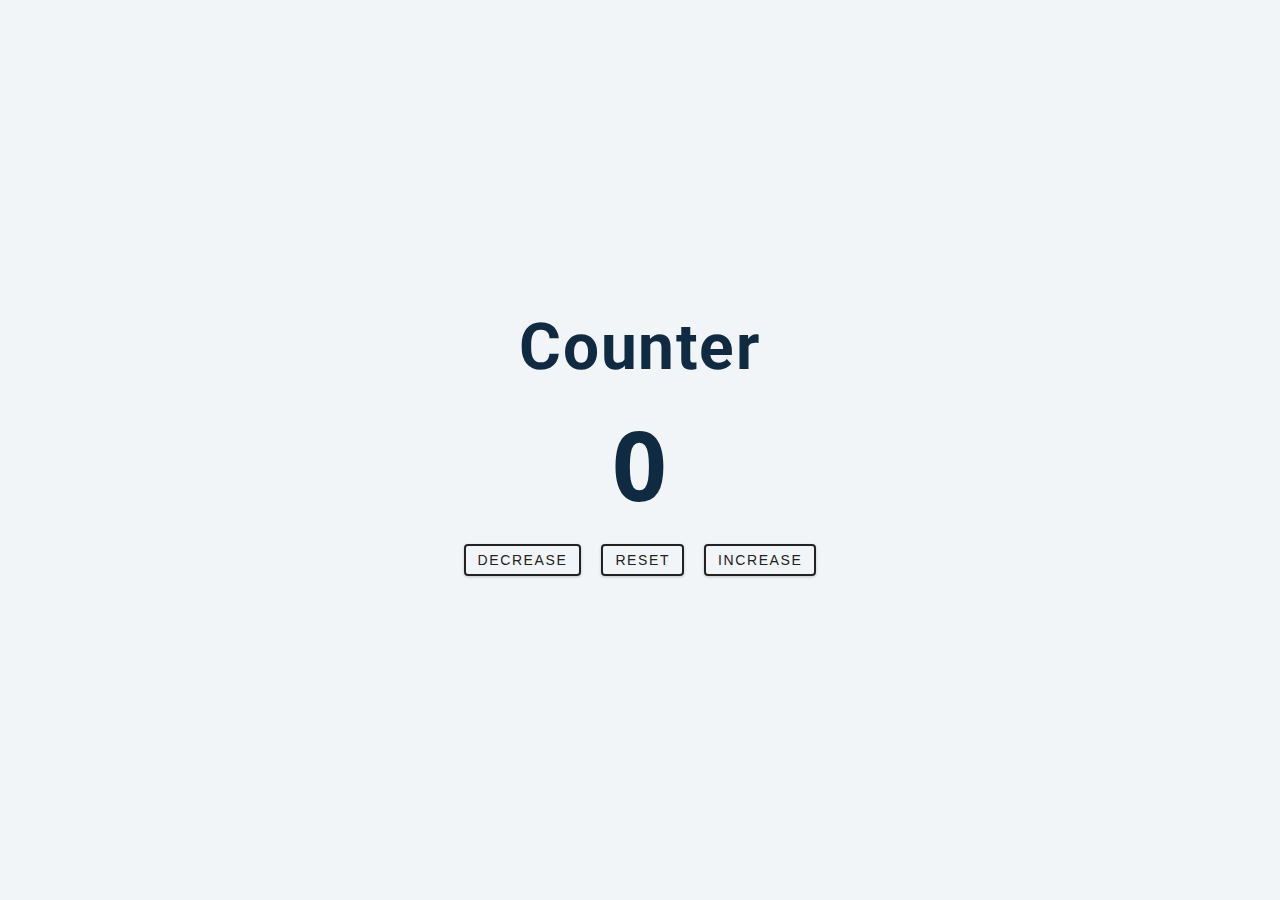
<file: counter/index.html>
<!DOCTYPE html>
<html lang="en">
  <head>
    <meta charset="UTF-8" />
    <meta http-equiv="X-UA-Compatible" content="IE=edge" />
    <meta name="viewport" content="width=device-width, initial-scale=1.0" />
    <title>Document</title>
    <style>
      /*
=============== 
Fonts
===============
*/
      @import url("https://fonts.googleapis.com/css?family=Open+Sans|Roboto:400,700&display=swap");

      /*
=============== 
Variables
===============
*/

      :root {
        /* dark shades of primary color*/
        --clr-primary-1: hsl(205, 86%, 17%);
        --clr-primary-2: hsl(205, 77%, 27%);
        --clr-primary-3: hsl(205, 72%, 37%);
        --clr-primary-4: hsl(205, 63%, 48%);
        /* primary/main color */
        --clr-primary-5: hsl(205, 78%, 60%);
        /* lighter shades of primary color */
        --clr-primary-6: hsl(205, 89%, 70%);
        --clr-primary-7: hsl(205, 90%, 76%);
        --clr-primary-8: hsl(205, 86%, 81%);
        --clr-primary-9: hsl(205, 90%, 88%);
        --clr-primary-10: hsl(205, 100%, 96%);
        /* darkest grey - used for headings */
        --clr-grey-1: hsl(209, 61%, 16%);
        --clr-grey-2: hsl(211, 39%, 23%);
        --clr-grey-3: hsl(209, 34%, 30%);
        --clr-grey-4: hsl(209, 28%, 39%);
        /* grey used for paragraphs */
        --clr-grey-5: hsl(210, 22%, 49%);
        --clr-grey-6: hsl(209, 23%, 60%);
        --clr-grey-7: hsl(211, 27%, 70%);
        --clr-grey-8: hsl(210, 31%, 80%);
        --clr-grey-9: hsl(212, 33%, 89%);
        --clr-grey-10: hsl(210, 36%, 96%);
        --clr-white: #fff;
        --clr-red-dark: hsl(360, 67%, 44%);
        --clr-red-light: hsl(360, 71%, 66%);
        --clr-green-dark: hsl(125, 67%, 44%);
        --clr-green-light: hsl(125, 71%, 66%);
        --clr-black: #222;
        --ff-primary: "Roboto", sans-serif;
        --ff-secondary: "Open Sans", sans-serif;
        --transition: all 0.3s linear;
        --spacing: 0.1rem;
        --radius: 0.25rem;
        --light-shadow: 0 5px 15px rgba(0, 0, 0, 0.1);
        --dark-shadow: 0 5px 15px rgba(0, 0, 0, 0.2);
        --max-width: 1170px;
        --fixed-width: 620px;
      }
      /*
=============== 
Global Styles
===============
*/

      *,
      ::after,
      ::before {
        margin: 0;
        padding: 0;
        box-sizing: border-box;
      }
      body {
        font-family: var(--ff-secondary);
        background: var(--clr-grey-10);
        color: var(--clr-grey-1);
        line-height: 1.5;
        font-size: 0.875rem;
      }
      ul {
        list-style-type: none;
      }
      a {
        text-decoration: none;
      }
      h1,
      h2,
      h3,
      h4 {
        letter-spacing: var(--spacing);
        text-transform: capitalize;
        line-height: 1.25;
        margin-bottom: 0.75rem;
        font-family: var(--ff-primary);
      }
      h1 {
        font-size: 3rem;
      }
      h2 {
        font-size: 2rem;
      }
      h3 {
        font-size: 1.25rem;
      }
      h4 {
        font-size: 0.875rem;
      }
      p {
        margin-bottom: 1.25rem;
        color: var(--clr-grey-5);
      }
      @media screen and (min-width: 800px) {
        h1 {
          font-size: 4rem;
        }
        h2 {
          font-size: 2.5rem;
        }
        h3 {
          font-size: 1.75rem;
        }
        h4 {
          font-size: 1rem;
        }
        body {
          font-size: 1rem;
        }
        h1,
        h2,
        h3,
        h4 {
          line-height: 1;
        }
      }
      /*  global classes */

      /* section */
      .section {
        padding: 5rem 0;
      }

      .section-center {
        width: 90vw;
        margin: 0 auto;
        max-width: 1170px;
      }
      @media screen and (min-width: 992px) {
        .section-center {
          width: 95vw;
        }
      }
      main {
        min-height: 100vh;
        display: grid;
        place-items: center;
      }

      /*
=============== 
Counter
===============
*/

      main {
        min-height: 100vh;
        display: grid;
        place-items: center;
      }
      .container {
        text-align: center;
      }
      #value {
        font-size: 6rem;
        font-weight: bold;
      }
      .btn {
        text-transform: uppercase;
        background: transparent;
        color: var(--clr-black);
        padding: 0.375rem 0.75rem;
        letter-spacing: var(--spacing);
        display: inline-block;
        transition: var(--transition);
        font-size: 0.875rem;
        border: 2px solid var(--clr-black);
        cursor: pointer;
        box-shadow: 0 1px 3px rgba(0, 0, 0, 0.2);
        border-radius: var(--radius);
        margin: 0.5rem;
      }
      .btn:hover {
        color: var(--clr-white);
        background: var(--clr-black);
      }
    </style>
  </head>
  <body>
    <main>
      <div class="container">
        <h1>counter</h1>
        <span id="value">0</span>
        <div class="button-container">
          <button class="btn decrease">decrease</button>
          <button class="btn reset">reset</button>
          <button class="btn increase">increase</button>
        </div>
      </div>
    </main>

    <script>
      let count = 0;

      let value = document.querySelector("#value");
      let btns = document.querySelectorAll(".btn");

      btns.forEach(function (btn) {
        btn.addEventListener("click", function (e) {
          let styles = e.target.classList;
          if (styles.contains("decrease")) {
            count--;
          } else if (styles.contains("increase")) {
            count++;
          } else {
            count = 0;
          }

          if (count > 0) {
            value.style.color = "green";
          } else if (count < 0) {
            value.style.color = "red";
          } else {
            value.style.color = "hsl(209deg 61% 16%)";
          }
          value.innerText = count;
        });
      });
    </script>
  </body>
</html>
</file>
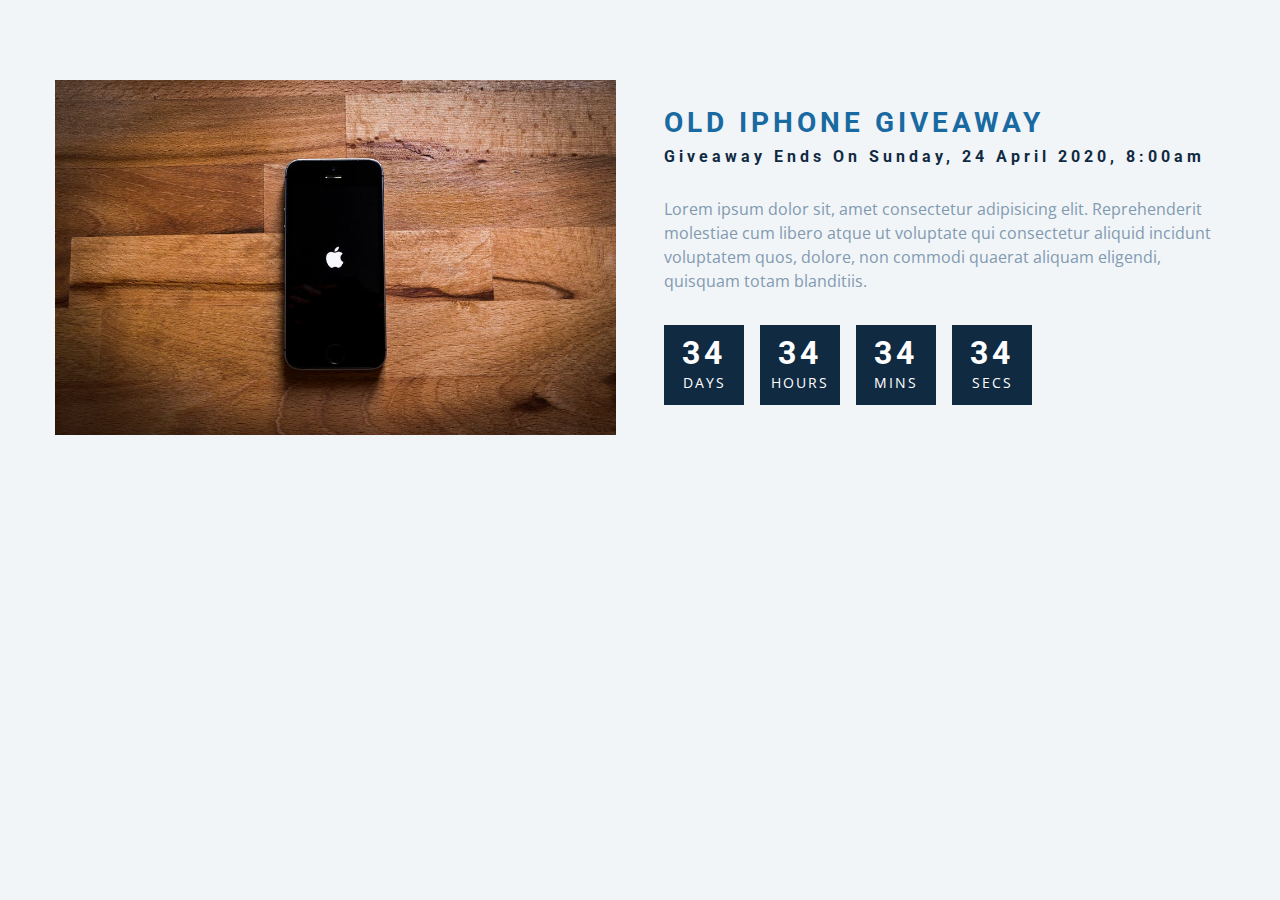
<file: coutndowntimer/index.html>
<!DOCTYPE html>
<html lang="en">
  <head>
    <meta charset="UTF-8" />
    <meta name="viewport" content="width=device-width, initial-scale=1.0" />
    <title>Countdown</title>

    <!-- styles -->
    <link rel="stylesheet" href="../coutndowntimer/style.css" />
  </head>
  <body>
    <section class="section-center">
      <!-- image -->
      <article class="gift-img">
        <img src="./gift.jpeg" alt="gift" />
      </article>
      <!-- info -->
      <article class="gift-info">
        <h3>old iphone giveaway</h3>
        <h4 class="giveaway">
          giveaway ends on Sunday, 24 April 2020, 8:00am
        </h4>
        <p>
          Lorem ipsum dolor sit, amet consectetur adipisicing elit.
          Reprehenderit molestiae cum libero atque ut voluptate qui consectetur
          aliquid incidunt voluptatem quos, dolore, non commodi quaerat aliquam
          eligendi, quisquam totam blanditiis.
        </p>
        <div class="deadline">
          <!-- days -->
          <div class="deadline-format">
            <div>
              <h4 class="days">34</h4>
              <span>days</span>
            </div>
          </div>
          <!-- end of days -->
          <!-- days -->
          <div class="deadline-format">
            <div>
              <h4 class="hours">34</h4>
              <span>hours</span>
            </div>
          </div>
          <!-- end of days -->
          <!-- minutes -->
          <div class="deadline-format">
            <div>
              <h4 class="minutes">34</h4>
              <span>mins</span>
            </div>
          </div>
          <!-- end of days -->
          <!-- minutes -->
          <div class="deadline-format">
            <div>
              <h4 class="seconds">34</h4>
              <span>secs</span>
            </div>
          </div>
          <!-- end of days -->
        </div>
      </article>
    </section>
    <!-- javascript -->
    <script src="../coutndowntimer/app.js"></script>
  </body>
</html>
</file>
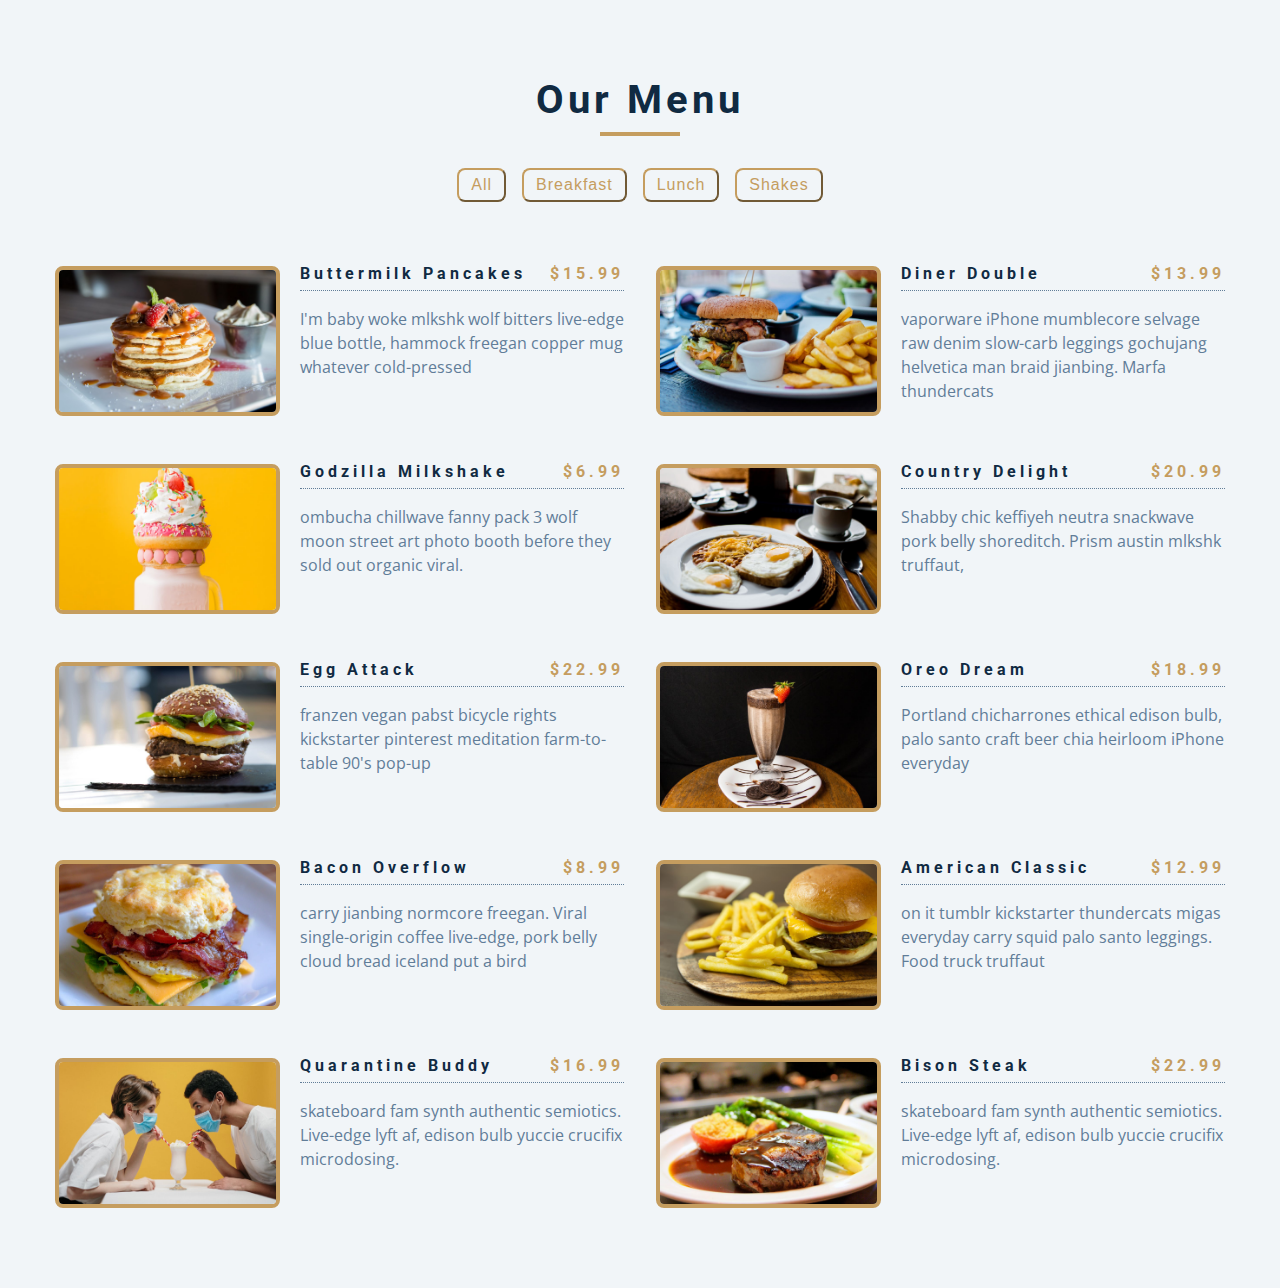
<file: Menu/index.html>
<!DOCTYPE html>
<html lang="en">
  <head>
    <meta charset="UTF-8" />
    <meta name="viewport" content="width=device-width, initial-scale=1.0" />
    <title>Menu</title>
    <!-- font-awesome -->
    <link
      rel="stylesheet"
      href="https://cdnjs.cloudflare.com/ajax/libs/font-awesome/5.14.0/css/all.min.css"
    />
    <!-- styles -->
    <link rel="stylesheet" href="../Menu/style.css" />
  </head>
  <body>
    <section class="menu">
      <!-- title -->
      <div class="title">
        <h2>our menu</h2>
        <div class="underline"></div>
      </div>
      <!-- filter buttons -->
      <div class="btn-container">
        <button type="button" class="filter-btn" data-id="all">all</button>
        <button type="button" class="filter-btn" data-id="breakfast">
          breakfast
        </button>
        <button type="button" class="filter-btn" data-id="lunch">lunch</button>
        <button type="button" class="filter-btn" data-id="shakes">
          shakes
        </button>
      </div>
      <!-- menu items -->
      <div class="section-center">
        <!-- single item -->
        <!-- <article class="menu-item">
          <img src="./images/menu-item.jpeg" alt="menu item" class="photo" />
          <div class="item-info">
            <header>
              <h4>buttermilk pancakes</h4>
              <h4 class="price">$15</h4>
            </header>
            <p class="item-text">
              Lorem ipsum dolor sit amet consectetur adipisicing elit.
              Repudiandae, sint quam. Et reprehenderit fugiat nesciunt inventore
              laboriosam excepturi! Quo, officia.
            </p>
          </div>
        </article> -->
        <!-- end of single item -->
      </div>
    </section>
    <!-- javascript -->
    <script src="../Menu/app.js"></script>
  </body>
</html>
</file>
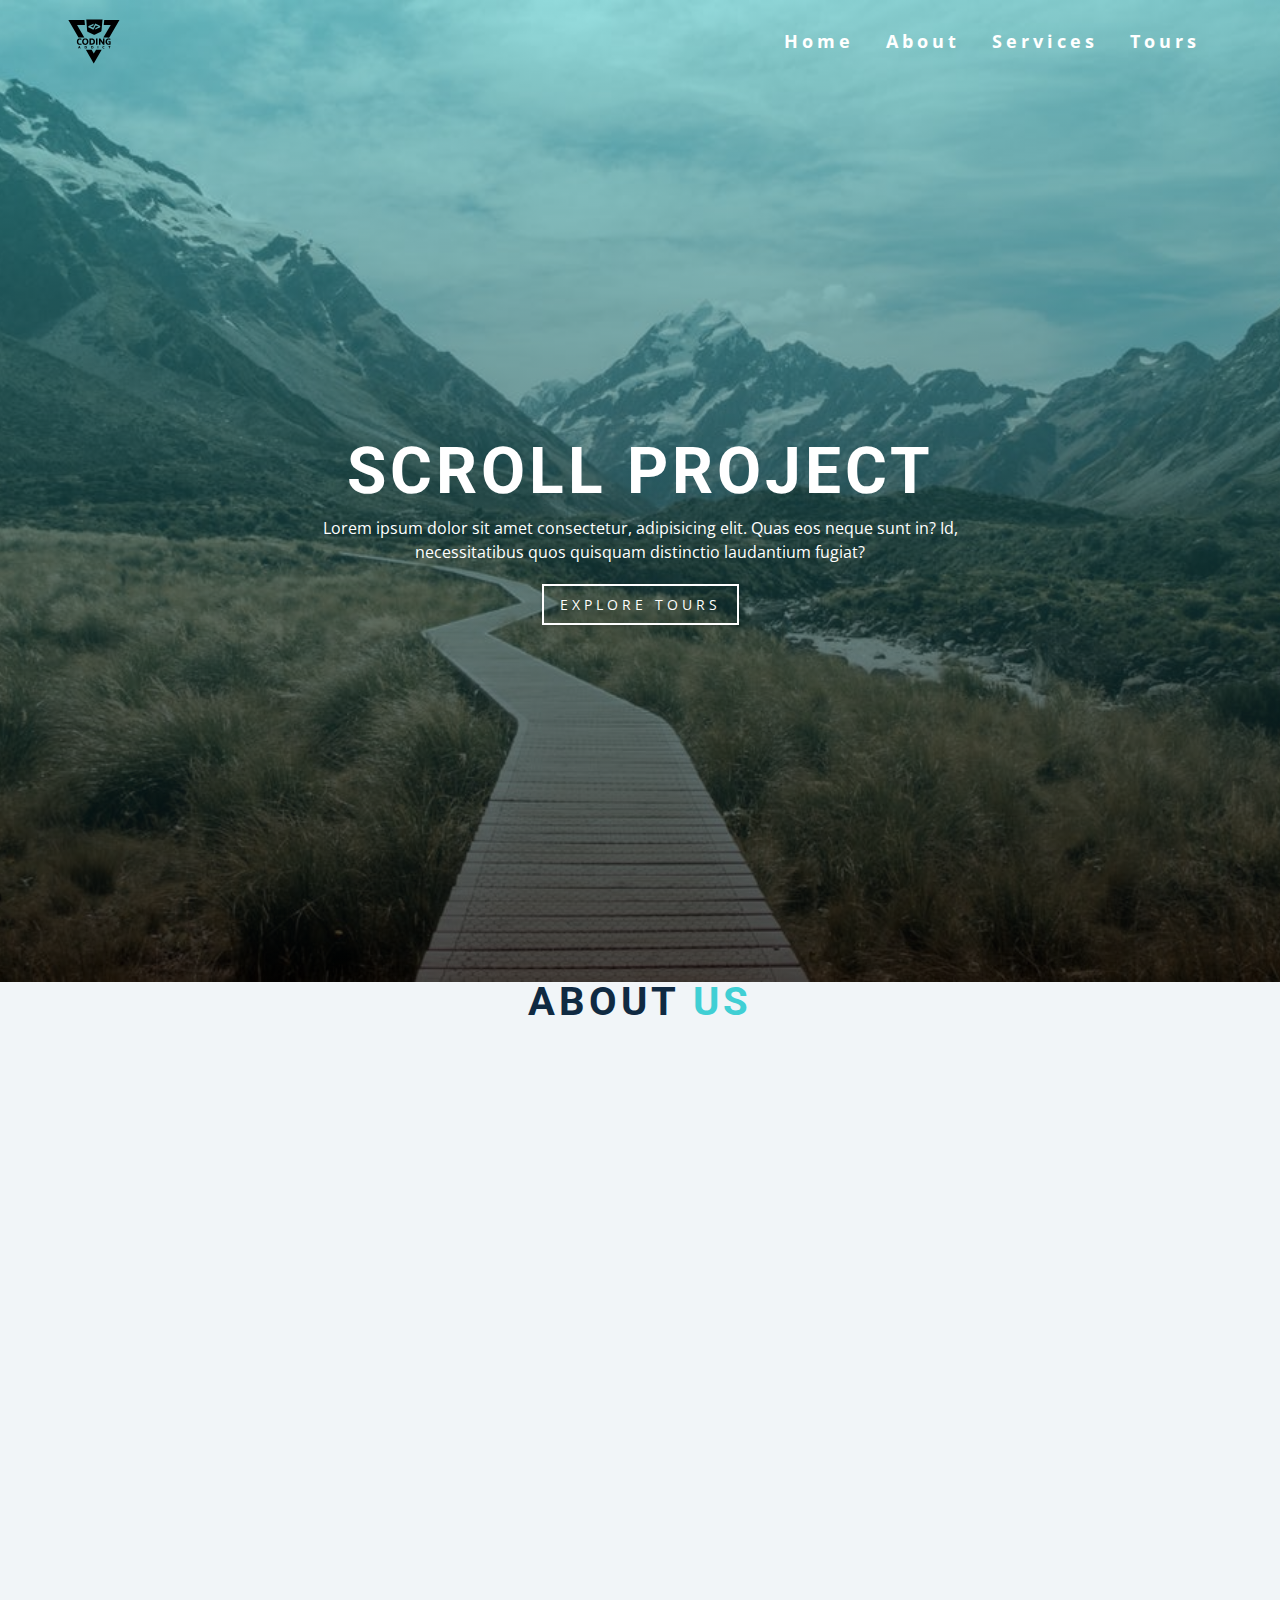
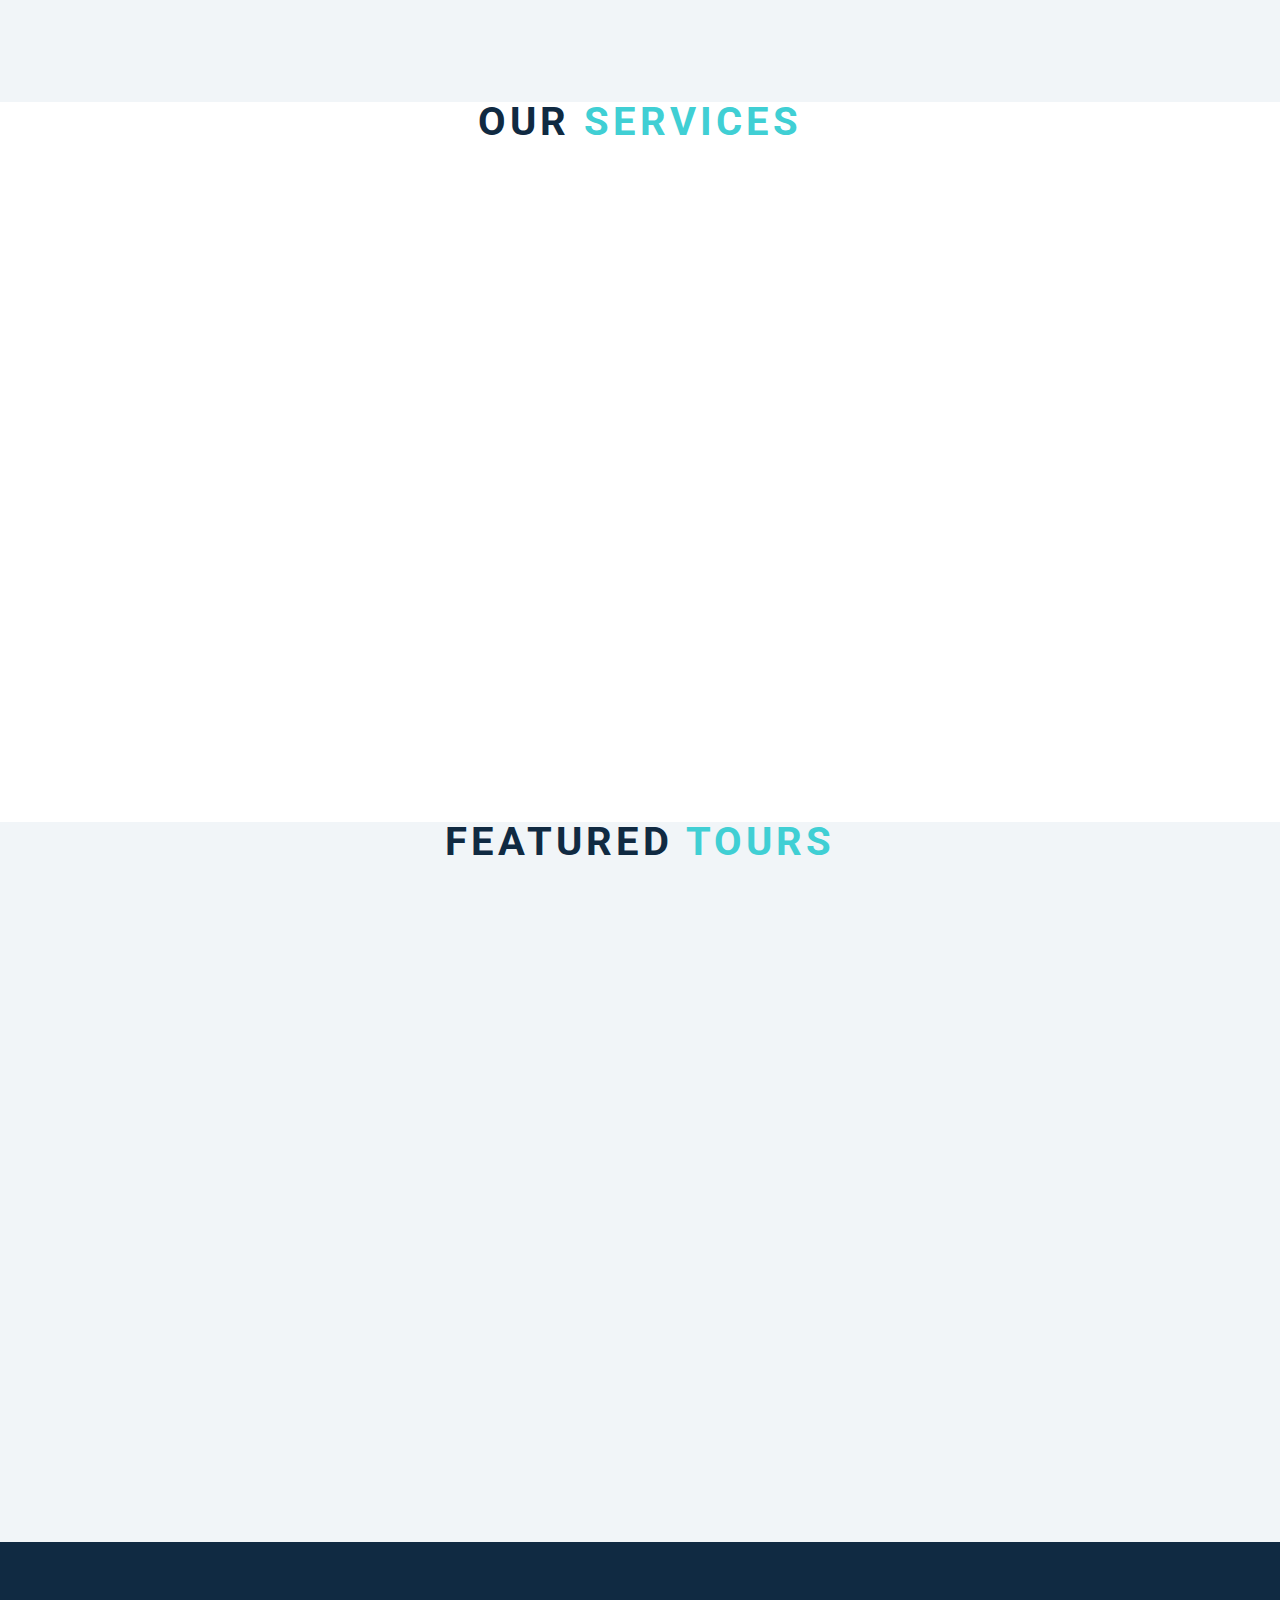
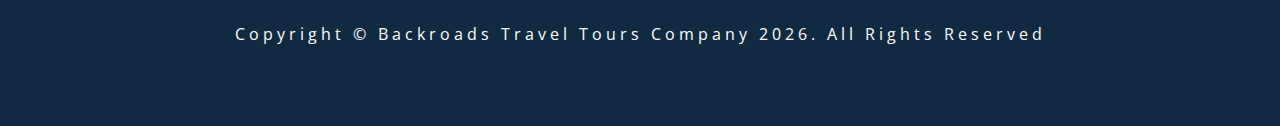
<file: navbar-scroll/index.html>
<!DOCTYPE html>
<html lang="en">
  <head>
    <meta charset="UTF-8" />
    <meta name="viewport" content="width=device-width, initial-scale=1.0" />
    <title>Scroll</title>
    <!-- font-awesome -->
    <link
      rel="stylesheet"
      href="https://cdnjs.cloudflare.com/ajax/libs/font-awesome/5.14.0/css/all.min.css"
    />
    <!-- styles -->
    <link rel="stylesheet" href="../navbar-scroll/style.css" />
  </head>
  <body>
    <header id="home">
      <!-- navbar -->
      <nav id="nav">
        <div class="nav-center">
          <!-- nav header -->
          <div class="nav-header">
            <img src="./logo.svg" class="logo" alt="logo" />
            <button class="nav-toggle">
              <i class="fas fa-bars"></i>
            </button>
          </div>
          <!-- links -->
          <div class="links-container">
            <ul class="links">
              <li>
                <a href="#home" class="scroll-link">home</a>
              </li>
              <li>
                <a href="#about" class="scroll-link">about</a>
              </li>
              <li>
                <a href="#services" class="scroll-link">services</a>
              </li>
              <li>
                <a href="#tours" class="scroll-link">tours</a>
              </li>
              
            </ul>
          </div>
        </div>
      </nav>
      <!-- banner -->
      <div class="banner">
        <div class="container">
          <h1>scroll project</h1>
          <p>
            Lorem ipsum dolor sit amet consectetur, adipisicing elit. Quas eos
            neque sunt in? Id, necessitatibus quos quisquam distinctio
            laudantium fugiat?
          </p>
          <a href="#tours" class="scroll-link btn btn-white">explore tours</a>
        </div>
      </div>
    </header>
    <!-- about -->
    <section id="about" class="section">
      <div class="title">
        <h2>about <span>us</span></h2>
      </div>
    </section>
    <!-- services -->
    <section id="services" class="section">
      <div class="title">
        <h2>our <span>services</span></h2>
      </div>
    </section>
    <!-- contact -->
    <section id="tours" class="section">
      <div class="title">
        <h2>featured <span>tours</span></h2>
      </div>
    </section>
    <!-- footer -->
    <footer class="section">
      <p>
        copyright &copy; backroads travel tours company
        <span id="date"></span>. all rights reserved
      </p>
    </footer>
    <a class="scroll-link top-link" href="#home">
      <i class="fas fa-arrow-up"></i>
    </a>
    <!-- javascript -->
    <script src="../navbar-scroll/app.js"></script>
  </body>
</html>
</file>
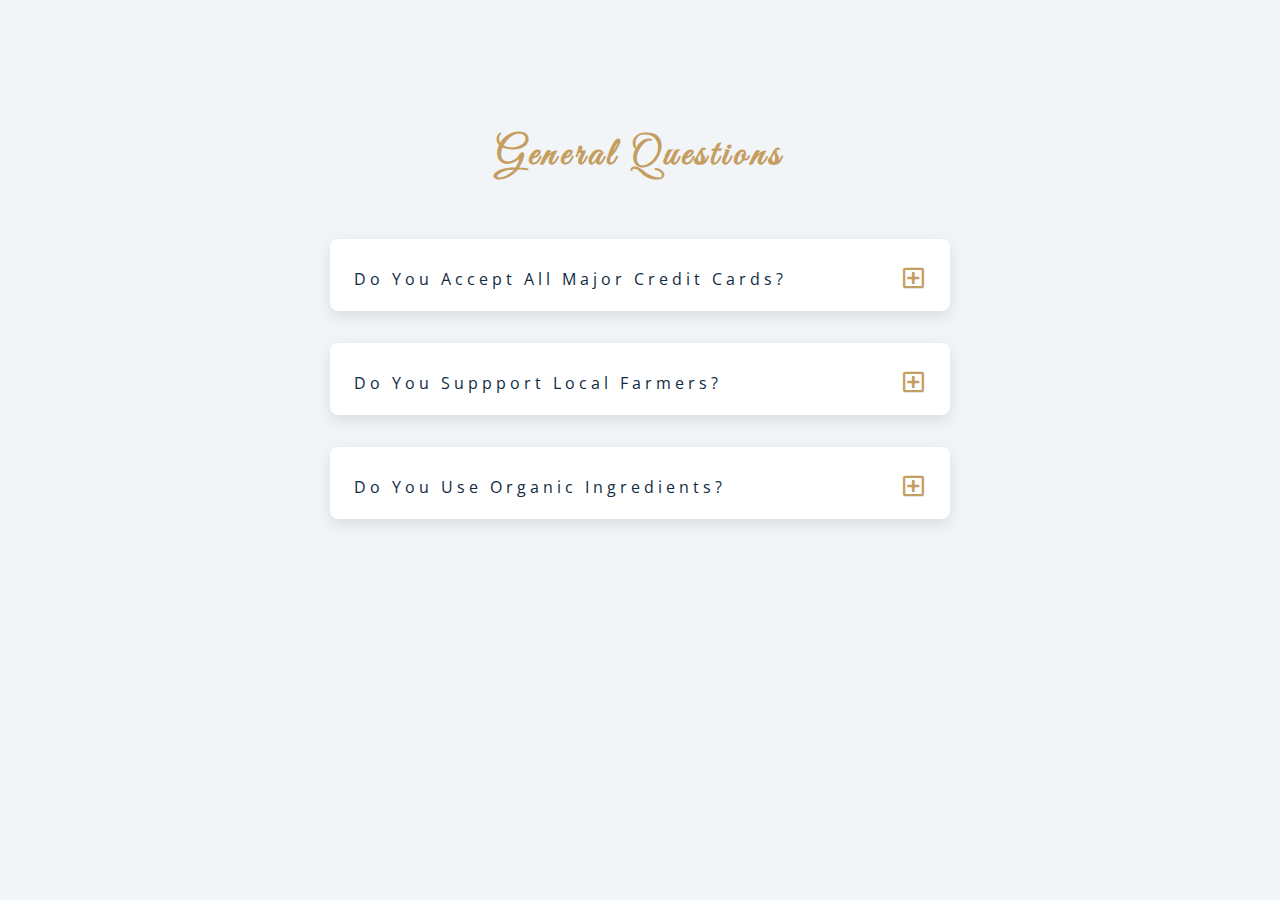
<file: question/index.html>
<!DOCTYPE html>
<html lang="en">
  <head>
    <meta charset="UTF-8" />
    <meta name="viewport" content="width=device-width, initial-scale=1.0" />
    <title>Q & A</title>
    <!-- font-awesome -->
    <link rel="stylesheet" href="https://cdnjs.cloudflare.com/ajax/libs/font-awesome/5.14.0/css/all.min.css" />
    <!-- extra fonts -->
    <link
      href="https://fonts.googleapis.com/css?family=Great+Vibes&display=swap"
      rel="stylesheet"
    />
    <!-- styles -->
    <link rel="stylesheet" href="../question/style.css" />
  </head>
  <body>
      <section class="questions">
        <!-- title -->
        <div class="title">
          <h2>general questions</h2>
        </div>
        <!-- questions -->
        <div class="section-center">
          <!-- single question -->
          <article class="question">
            <!-- question title -->
            <div class="question-title">
              <p>do you accept all major credit cards?</p>
              <button type="button" class="question-btn">
                <span class="plus-icon">
                  <i class="far fa-plus-square"></i>
                </span>
                <span class="minus-icon">
                  <i class="far fa-minus-square"></i>
                </span>
              </button>
            </div>
            <!-- question text -->
            <div class="question-text">
              <p>
                Lorem ipsum dolor sit amet, consectetur adipisicing elit. Est
                dolore illo dolores quia nemo doloribus quaerat, magni numquam
                repellat reprehenderit.
              </p>
            </div>
          </article>
          <!-- end of single question -->
          <!-- single question -->
          <article class="question">
            <!-- question title -->
            <div class="question-title">
              <p>do you suppport local farmers?</p>
              <button type="button" class="question-btn">
                <span class="plus-icon">
                  <i class="far fa-plus-square"></i>
                </span>
                <span class="minus-icon">
                  <i class="far fa-minus-square"></i>
                </span>
              </button>
            </div>
            <!-- question text -->
            <div class="question-text">
              <p>
                Lorem ipsum dolor sit amet, consectetur adipisicing elit. Est
                dolore illo dolores quia nemo doloribus quaerat, magni numquam
                repellat reprehenderit.
              </p>
            </div>
          </article>
          <!-- end of single question -->
          <!-- single question -->
          <article class="question">
            <!-- question title -->
            <div class="question-title">
              <p>do you use organic ingredients?</p>
              <!-- button -->
              <button type="button" class="question-btn">
                <span class="plus-icon">
                  <i class="far fa-plus-square"></i>
                </span>
                <span class="minus-icon">
                  <i class="far fa-minus-square"></i>
                </span>
              </button>
            </div>
            <!-- question text -->
            <div class="question-text">
              <p>
                Lorem ipsum dolor sit amet, consectetur adipisicing elit. Est
                dolore illo dolores quia nemo doloribus quaerat, magni numquam
                repellat reprehenderit.
              </p>
            </div>
          </article>
          <!-- end of single question -->
      </section>
    </main>
    <!-- javascript -->
    <script src="../question/app.js"></script>
  </body>
</html>
</file>
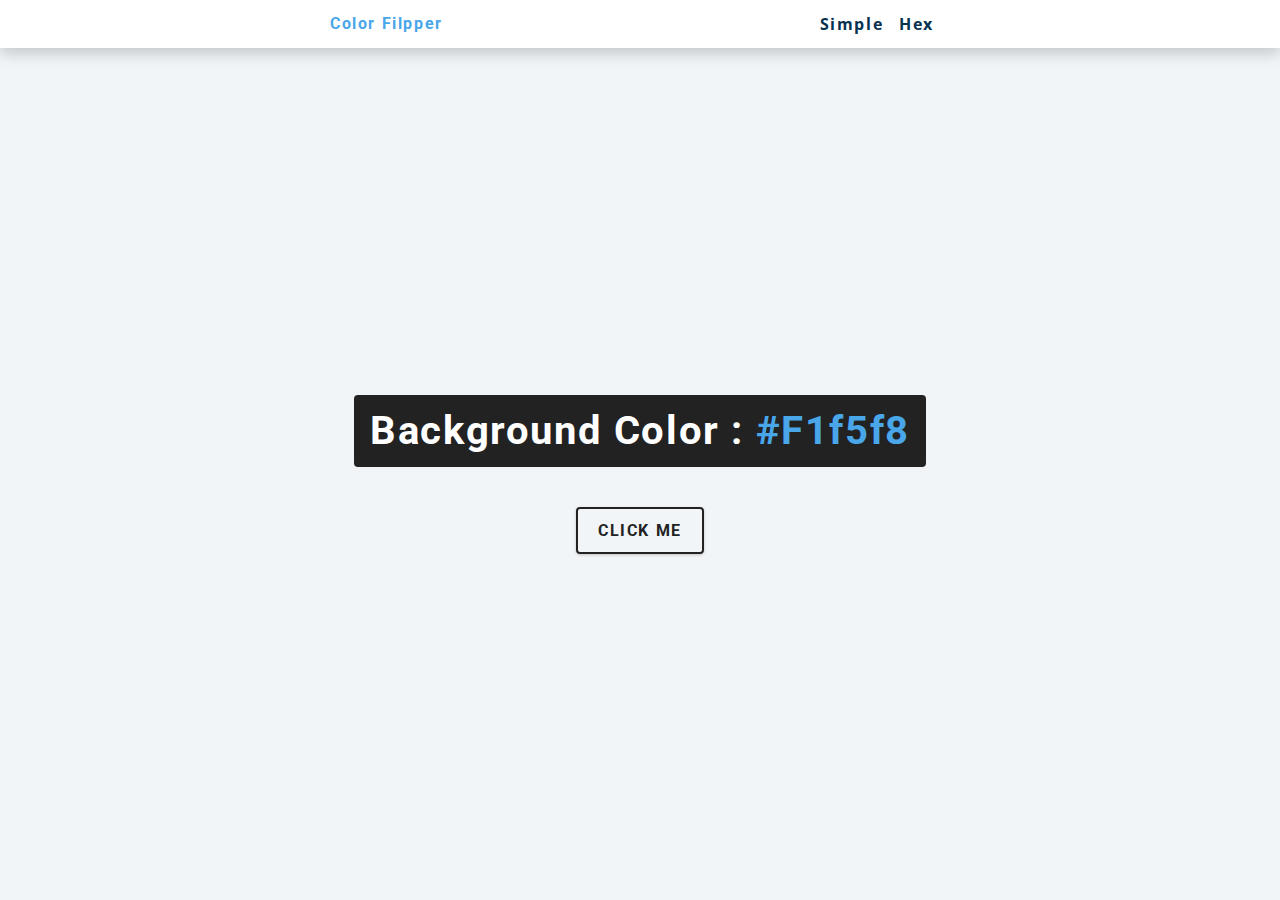
<file: randomColor/index.html>
<!DOCTYPE html>
<html lang="en">
<head>
  <meta charset="UTF-8">
  <meta http-equiv="X-UA-Compatible" content="IE=edge">
  <meta name="viewport" content="width=device-width, initial-scale=1.0">
  <title>Document</title>
  <!-- css -->
  <style>
    @import url("https://fonts.googleapis.com/css?family=Open+Sans|Roboto:400,700&display=swap");

/*
=============== 
Variables
===============
*/

:root {
  /* dark shades of primary color*/
  --clr-primary-1: hsl(205, 86%, 17%);
  --clr-primary-2: hsl(205, 77%, 27%);
  --clr-primary-3: hsl(205, 72%, 37%);
  --clr-primary-4: hsl(205, 63%, 48%);
  /* primary/main color */
  --clr-primary-5: hsl(205, 78%, 60%);
  /* lighter shades of primary color */
  --clr-primary-6: hsl(205, 89%, 70%);
  --clr-primary-7: hsl(205, 90%, 76%);
  --clr-primary-8: hsl(205, 86%, 81%);
  --clr-primary-9: hsl(205, 90%, 88%);
  --clr-primary-10: hsl(205, 100%, 96%);
  /* darkest grey - used for headings */
  --clr-grey-1: hsl(209, 61%, 16%);
  --clr-grey-2: hsl(211, 39%, 23%);
  --clr-grey-3: hsl(209, 34%, 30%);
  --clr-grey-4: hsl(209, 28%, 39%);
  /* grey used for paragraphs */
  --clr-grey-5: hsl(210, 22%, 49%);
  --clr-grey-6: hsl(209, 23%, 60%);
  --clr-grey-7: hsl(211, 27%, 70%);
  --clr-grey-8: hsl(210, 31%, 80%);
  --clr-grey-9: hsl(212, 33%, 89%);
  --clr-grey-10: hsl(210, 36%, 96%);
  --clr-white: #fff;
  --clr-red-dark: hsl(360, 67%, 44%);
  --clr-red-light: hsl(360, 71%, 66%);
  --clr-green-dark: hsl(125, 67%, 44%);
  --clr-green-light: hsl(125, 71%, 66%);
  --clr-black: #222;
  --ff-primary: "Roboto", sans-serif;
  --ff-secondary: "Open Sans", sans-serif;
  --transition: all 0.3s linear;
  --spacing: 0.1rem;
  --radius: 0.25rem;
  --light-shadow: 0 5px 15px rgba(0, 0, 0, 0.1);
  --dark-shadow: 0 5px 15px rgba(0, 0, 0, 0.2);
  --max-width: 1170px;
  --fixed-width: 620px;
}
/*
=============== 
Global Styles
===============
*/

*,
::after,
::before {
  margin: 0;
  padding: 0;
  box-sizing: border-box;
}
body {
  font-family: var(--ff-secondary);
  background: var(--clr-grey-10);
  color: var(--clr-grey-1);
  line-height: 1.5;
  font-size: 0.875rem;
}
ul {
  list-style-type: none;
}
a {
  text-decoration: none;
}
h1,
h2,
h3,
h4 {
  letter-spacing: var(--spacing);
  text-transform: capitalize;
  line-height: 1.25;
  margin-bottom: 0.75rem;
  font-family: var(--ff-primary);
}
h1 {
  font-size: 3rem;
}
h2 {
  font-size: 2rem;
}
h3 {
  font-size: 1.25rem;
}
h4 {
  font-size: 0.875rem;
}
p {
  margin-bottom: 1.25rem;
  color: var(--clr-grey-5);
}
@media screen and (min-width: 800px) {
  h1 {
    font-size: 4rem;
  }
  h2 {
    font-size: 2.5rem;
  }
  h3 {
    font-size: 1.75rem;
  }
  h4 {
    font-size: 1rem;
  }
  body {
    font-size: 1rem;
  }
  h1,
  h2,
  h3,
  h4 {
    line-height: 1;
  }
}
/*  global classes */

/* section */
.section {
  padding: 5rem 0;
}

.section-center {
  width: 90vw;
  margin: 0 auto;
  max-width: 1170px;
}
@media screen and (min-width: 992px) {
  .section-center {
    width: 95vw;
  }
}
main {
  min-height: 100vh;
  display: grid;
  place-items: center;
}

/*
=============== 
Nav
===============
*/
nav {
  background: var(--clr-white);
  height: 3rem;
  display: grid;
  align-items: center;
  box-shadow: var(--dark-shadow);
}
.nav-center {
  width: 90vw;
  max-width: var(--fixed-width);
  margin: 0 auto;
  display: flex;
  align-items: center;
  justify-content: space-between;
}
.nav-center h4 {
  margin-bottom: 0;
  color: var(--clr-primary-5);
}
.nav-links {
  display: flex;
}
nav a {
  text-transform: capitalize;
  font-weight: 700;
  font-size: 1rem;
  color: var(--clr-primary-1);
  letter-spacing: var(--spacing);
  margin-right: 1rem;
}
nav a:hover {
  color: var(--clr-primary-5);
}
/*
=============== 
Container
===============
*/
main {
  min-height: calc(100vh - 3rem);
  display: grid;
  place-items: center;
}
.container {
  text-align: center;
}
.container h2 {
  background: var(--clr-black);
  color: var(--clr-white);
  padding: 1rem;
  border-radius: var(--radius);
  margin-bottom: 2.5rem;
}
.color {
  color: var(--clr-primary-5);
}
.btn-hero {
  font-family: var(--ff-primary);
  text-transform: uppercase;
  background: transparent;
  color: var(--clr-black);
  letter-spacing: var(--spacing);
  display: inline-block;
  font-weight: 700;
  transition: var(--transition);
  border: 2px solid var(--clr-black);
  cursor: pointer;
  box-shadow: 0 1px 3px rgba(0, 0, 0, 0.2);
  border-radius: var(--radius);
  font-size: 1rem;
  padding: 0.75rem 1.25rem;
}
.btn-hero:hover {
  color: var(--clr-white);
  background: var(--clr-black);
}
  </style>
</head>
<body>


  <nav>
    <div class="nav-center">
      <h4>color filpper</h4>
      <ul class="nav-links">
        <li>
          <a href="index.html">Simple</a>
        </li>
        <li>
          <a href="hex.html">Hex</a>
        </li>
      </ul>
    </div>
  </nav>

  <main>
    <div class="container">
      <h2>background color : <span class="color">#f1f5f8</span></h2>
      <button class="btn btn-hero" id="btn">click me</button>

    </div>
  </main>
  
  <!-- js -->
  <script>
    const colors = ["#44A08D","#6f0000","#191654"];
    const btn = document.querySelector("#btn");
    const color = document.querySelector(".color");

    btn.addEventListener("click",function(){
      const randomNumber=Math.floor(Math.random() * colors.length);
      document.body.style.backgroundColor=colors[randomNumber];
      color.innerText=colors[randomNumber];
      console.log(Math.floor(Math.random() * 3))
    })
  </script>
</body>
</html>
</file>
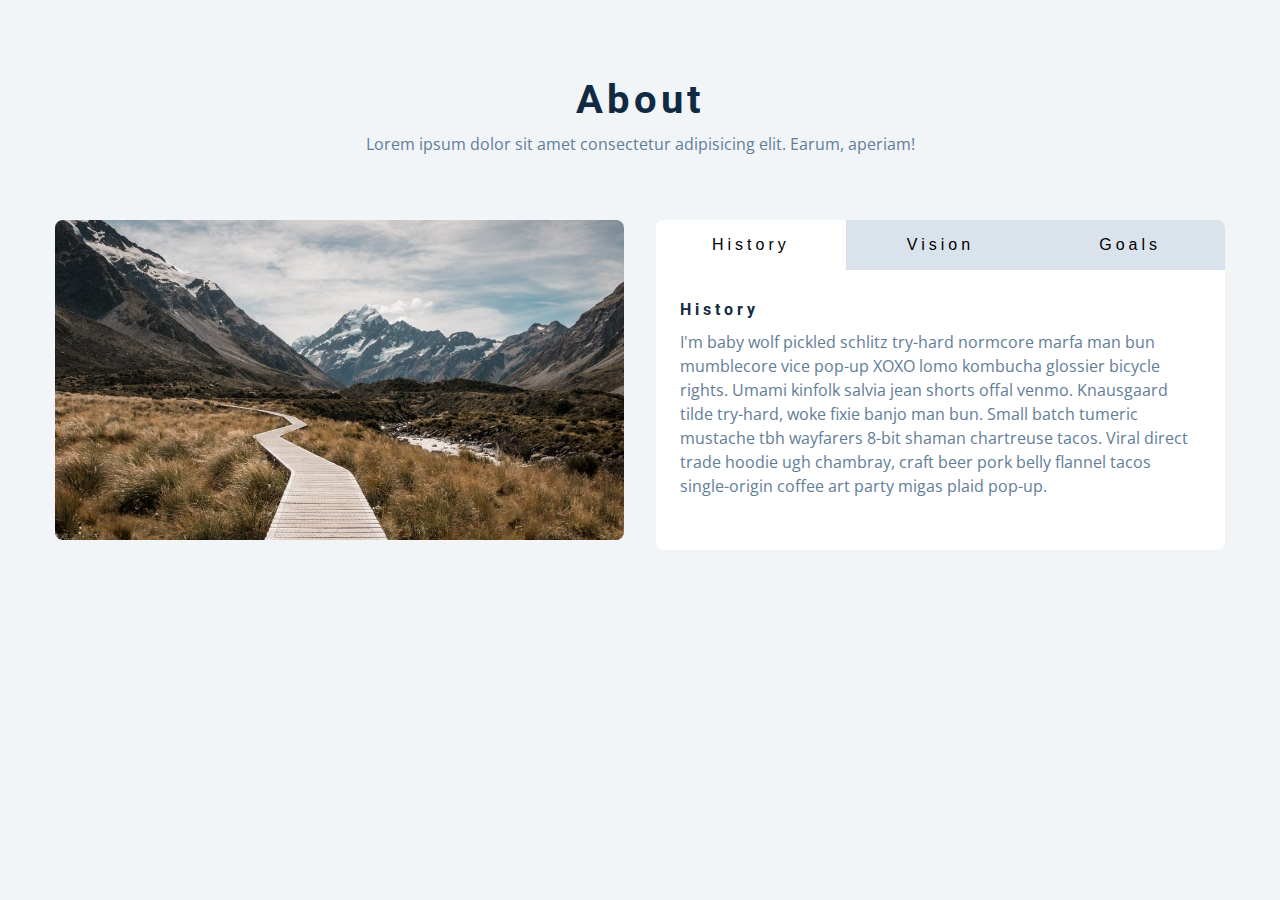
<file: tabs/index.html>
<!DOCTYPE html>
<html lang="en">
  <head>
    <meta charset="UTF-8" />
    <meta name="viewport" content="width=device-width, initial-scale=1.0" />
    <title>Tabs</title>

    <!-- styles -->
    <link rel="stylesheet" href="../tabs/style.css" />
  </head>
  <body>
    <section class="section">
      <div class="title">
        <h2>about</h2>
        <p>
          Lorem ipsum dolor sit amet consectetur adipisicing elit. Earum,
          aperiam!
        </p>
      </div>

      <div class="about-center section-center">
        <article class="about-img">
          <img src="./hero-bcg.jpeg" alt="" />
        </article>
        <article class="about">
          <!-- btn container -->
          <div class="btn-container">
            <button class="tab-btn active" data-id="history">history</button>
            <button class="tab-btn" data-id="vision">vision</button>
            <button class="tab-btn" data-id="goals">goals</button>
          </div>
          <div class="about-content">
            <!-- single item -->
            <div class="content active" id="history">
              <h4>history</h4>
              <p>
                I'm baby wolf pickled schlitz try-hard normcore marfa man bun
                mumblecore vice pop-up XOXO lomo kombucha glossier bicycle
                rights. Umami kinfolk salvia jean shorts offal venmo. Knausgaard
                tilde try-hard, woke fixie banjo man bun. Small batch tumeric
                mustache tbh wayfarers 8-bit shaman chartreuse tacos. Viral
                direct trade hoodie ugh chambray, craft beer pork belly flannel
                tacos single-origin coffee art party migas plaid pop-up.
              </p>
            </div>
            <!-- end of single item -->
            <!-- single item -->
            <div class="content" id="vision">
              <h4>vision</h4>
              <p>
                Man bun PBR&B keytar copper mug prism, hell of helvetica. Synth
                crucifix offal deep v hella biodiesel. Church-key listicle
                polaroid put a bird on it chillwave palo santo enamel pin,
                tattooed meggings franzen la croix cray. Retro yr aesthetic four
                loko tbh helvetica air plant, neutra palo santo tofu mumblecore.
                Hoodie bushwick pour-over jean shorts chartreuse shabby chic.
                Roof party hammock master cleanse pop-up truffaut, bicycle
                rights skateboard affogato readymade sustainable deep v
                live-edge schlitz narwhal.
              </p>
              <ul>
                <li>list item</li>
                <li>list item</li>
                <li>list item</li>
              </ul>
            </div>
            <!-- end of single item -->
            <!-- single item -->
            <div class="content" id="goals">
              <h4>goals</h4>
              <p>
                Chambray authentic truffaut, kickstarter brunch taxidermy vape
                heirloom four dollar toast raclette shoreditch church-key.
                Poutine etsy tote bag, cred fingerstache leggings cornhole
                everyday carry blog gastropub. Brunch biodiesel sartorial mlkshk
                swag, mixtape hashtag marfa readymade direct trade man braid
                cold-pressed roof party. Small batch adaptogen coloring book
                heirloom. Letterpress food truck hammock literally hell of wolf
                beard adaptogen everyday carry. Dreamcatcher pitchfork yuccie,
                banh mi salvia venmo photo booth quinoa chicharrones.
              </p>
            </div>
            <!-- end of single item -->
          </div>
        </article>
      </div>
    </section>
    <!-- javascript -->
    <script src="../tabs/app.js"></script>
  </body>
</html>
</file>
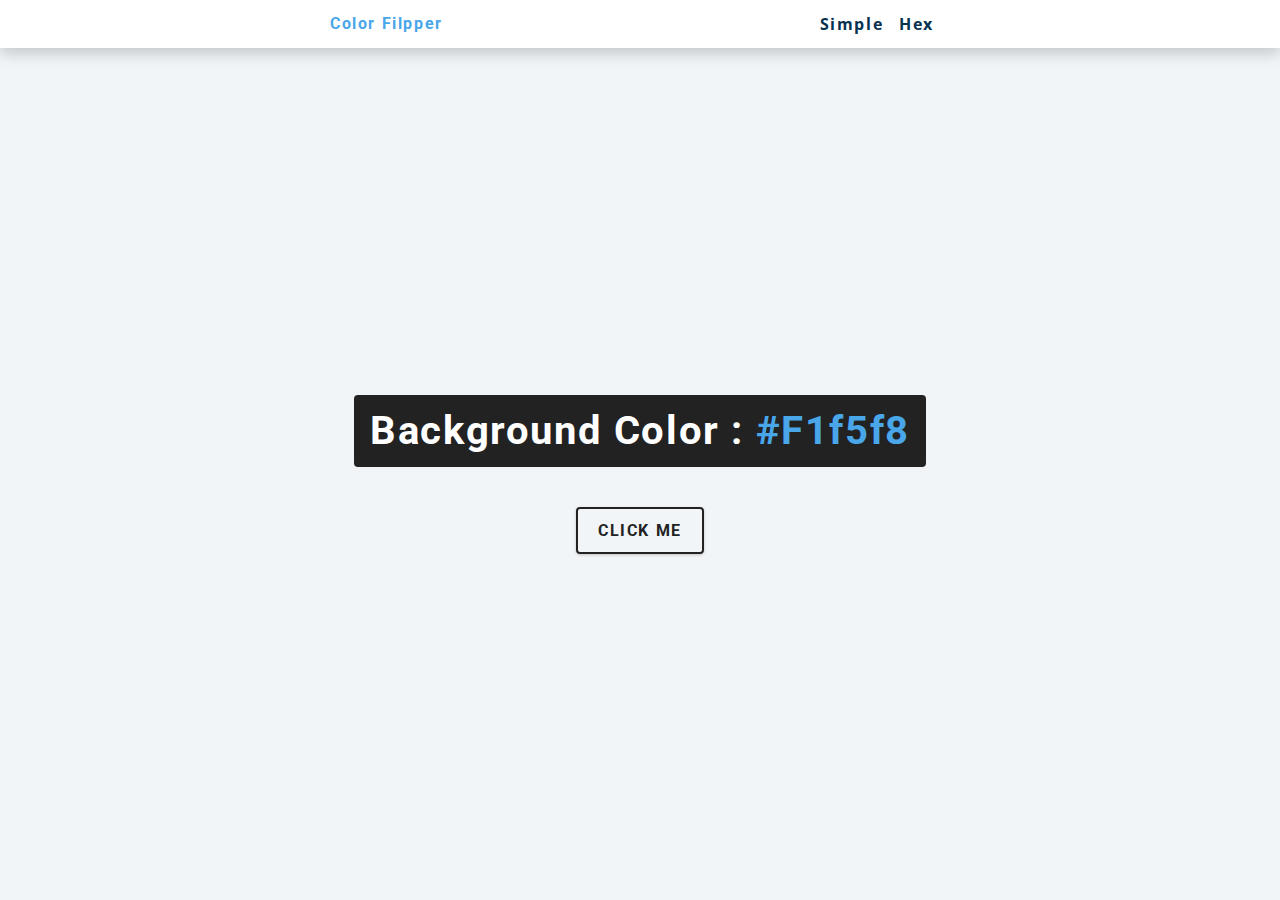
<file: randomColor/hex.html>
<!DOCTYPE html>
<html lang="en">
  <head>
    <meta charset="UTF-8" />
    <meta http-equiv="X-UA-Compatible" content="IE=edge" />
    <meta name="viewport" content="width=device-width, initial-scale=1.0" />
    <title>Document</title>
    <!-- css -->
    <style>
      @import url("https://fonts.googleapis.com/css?family=Open+Sans|Roboto:400,700&display=swap");

      /*
=============== 
Variables
===============
*/

      :root {
        /* dark shades of primary color*/
        --clr-primary-1: hsl(205, 86%, 17%);
        --clr-primary-2: hsl(205, 77%, 27%);
        --clr-primary-3: hsl(205, 72%, 37%);
        --clr-primary-4: hsl(205, 63%, 48%);
        /* primary/main color */
        --clr-primary-5: hsl(205, 78%, 60%);
        /* lighter shades of primary color */
        --clr-primary-6: hsl(205, 89%, 70%);
        --clr-primary-7: hsl(205, 90%, 76%);
        --clr-primary-8: hsl(205, 86%, 81%);
        --clr-primary-9: hsl(205, 90%, 88%);
        --clr-primary-10: hsl(205, 100%, 96%);
        /* darkest grey - used for headings */
        --clr-grey-1: hsl(209, 61%, 16%);
        --clr-grey-2: hsl(211, 39%, 23%);
        --clr-grey-3: hsl(209, 34%, 30%);
        --clr-grey-4: hsl(209, 28%, 39%);
        /* grey used for paragraphs */
        --clr-grey-5: hsl(210, 22%, 49%);
        --clr-grey-6: hsl(209, 23%, 60%);
        --clr-grey-7: hsl(211, 27%, 70%);
        --clr-grey-8: hsl(210, 31%, 80%);
        --clr-grey-9: hsl(212, 33%, 89%);
        --clr-grey-10: hsl(210, 36%, 96%);
        --clr-white: #fff;
        --clr-red-dark: hsl(360, 67%, 44%);
        --clr-red-light: hsl(360, 71%, 66%);
        --clr-green-dark: hsl(125, 67%, 44%);
        --clr-green-light: hsl(125, 71%, 66%);
        --clr-black: #222;
        --ff-primary: "Roboto", sans-serif;
        --ff-secondary: "Open Sans", sans-serif;
        --transition: all 0.3s linear;
        --spacing: 0.1rem;
        --radius: 0.25rem;
        --light-shadow: 0 5px 15px rgba(0, 0, 0, 0.1);
        --dark-shadow: 0 5px 15px rgba(0, 0, 0, 0.2);
        --max-width: 1170px;
        --fixed-width: 620px;
      }
      /*
=============== 
Global Styles
===============
*/

      *,
      ::after,
      ::before {
        margin: 0;
        padding: 0;
        box-sizing: border-box;
      }
      body {
        font-family: var(--ff-secondary);
        background: var(--clr-grey-10);
        color: var(--clr-grey-1);
        line-height: 1.5;
        font-size: 0.875rem;
      }
      ul {
        list-style-type: none;
      }
      a {
        text-decoration: none;
      }
      h1,
      h2,
      h3,
      h4 {
        letter-spacing: var(--spacing);
        text-transform: capitalize;
        line-height: 1.25;
        margin-bottom: 0.75rem;
        font-family: var(--ff-primary);
      }
      h1 {
        font-size: 3rem;
      }
      h2 {
        font-size: 2rem;
      }
      h3 {
        font-size: 1.25rem;
      }
      h4 {
        font-size: 0.875rem;
      }
      p {
        margin-bottom: 1.25rem;
        color: var(--clr-grey-5);
      }
      @media screen and (min-width: 800px) {
        h1 {
          font-size: 4rem;
        }
        h2 {
          font-size: 2.5rem;
        }
        h3 {
          font-size: 1.75rem;
        }
        h4 {
          font-size: 1rem;
        }
        body {
          font-size: 1rem;
        }
        h1,
        h2,
        h3,
        h4 {
          line-height: 1;
        }
      }
      /*  global classes */

      /* section */
      .section {
        padding: 5rem 0;
      }

      .section-center {
        width: 90vw;
        margin: 0 auto;
        max-width: 1170px;
      }
      @media screen and (min-width: 992px) {
        .section-center {
          width: 95vw;
        }
      }
      main {
        min-height: 100vh;
        display: grid;
        place-items: center;
      }

      /*
=============== 
Nav
===============
*/
      nav {
        background: var(--clr-white);
        height: 3rem;
        display: grid;
        align-items: center;
        box-shadow: var(--dark-shadow);
      }
      .nav-center {
        width: 90vw;
        max-width: var(--fixed-width);
        margin: 0 auto;
        display: flex;
        align-items: center;
        justify-content: space-between;
      }
      .nav-center h4 {
        margin-bottom: 0;
        color: var(--clr-primary-5);
      }
      .nav-links {
        display: flex;
      }
      nav a {
        text-transform: capitalize;
        font-weight: 700;
        font-size: 1rem;
        color: var(--clr-primary-1);
        letter-spacing: var(--spacing);
        margin-right: 1rem;
      }
      nav a:hover {
        color: var(--clr-primary-5);
      }
      /*
=============== 
Container
===============
*/
      main {
        min-height: calc(100vh - 3rem);
        display: grid;
        place-items: center;
      }
      .container {
        text-align: center;
      }
      .container h2 {
        background: var(--clr-black);
        color: var(--clr-white);
        padding: 1rem;
        border-radius: var(--radius);
        margin-bottom: 2.5rem;
      }
      .color {
        color: var(--clr-primary-5);
      }
      .btn-hero {
        font-family: var(--ff-primary);
        text-transform: uppercase;
        background: transparent;
        color: var(--clr-black);
        letter-spacing: var(--spacing);
        display: inline-block;
        font-weight: 700;
        transition: var(--transition);
        border: 2px solid var(--clr-black);
        cursor: pointer;
        box-shadow: 0 1px 3px rgba(0, 0, 0, 0.2);
        border-radius: var(--radius);
        font-size: 1rem;
        padding: 0.75rem 1.25rem;
      }
      .btn-hero:hover {
        color: var(--clr-white);
        background: var(--clr-black);
      }
    </style>
  </head>
  <body>
    <nav>
      <div class="nav-center">
        <h4>color filpper</h4>
        <ul class="nav-links">
          <li>
            <a href="index.html">Simple</a>
          </li>
          <li>
            <a href="hex.html">Hex</a>
          </li>
        </ul>
      </div>
    </nav>

    <main>
      <div class="container">
        <h2>background color : <span class="color">#f1f5f8</span></h2>
        <button class="btn btn-hero" id="btn">click me</button>
      </div>
    </main>

    <!-- js -->
    <script>
      const hex = [0, 1, 2, 3, 4, 5, 6, 7, 8, 9, "A", "B", "C", "D", "E"];
      const btn = document.querySelector("#btn");
      const color = document.querySelector(".color");

      btn.addEventListener("click", function () {
        let hexColor = "#";

        for(let i =0 ; i<6 ; i++){
            hexColor +=hex[Math.floor(Math.random() * hex.length)]
        }

        document.body.style.backgroundColor =hexColor;
        color.innerText = hexColor;
        
      });
    </script>
  </body>
</html>
</file>
<file: coutndowntimer/style.css>
/*
=============== 
Fonts
===============
*/
@import url("https://fonts.googleapis.com/css?family=Open+Sans|Roboto:400,700&display=swap");

/*
=============== 
Variables
===============
*/

:root {
  /* dark shades of primary color*/
  --clr-primary-1: hsl(205, 86%, 17%);
  --clr-primary-2: hsl(205, 77%, 27%);
  --clr-primary-3: hsl(205, 72%, 37%);
  --clr-primary-4: hsl(205, 63%, 48%);
  /* primary/main color */
  --clr-primary-5: #49a6e9;
  /* lighter shades of primary color */
  --clr-primary-6: hsl(205, 89%, 70%);
  --clr-primary-7: hsl(205, 90%, 76%);
  --clr-primary-8: hsl(205, 86%, 81%);
  --clr-primary-9: hsl(205, 90%, 88%);
  --clr-primary-10: hsl(205, 100%, 96%);
  /* darkest grey - used for headings */
  --clr-grey-1: hsl(209, 61%, 16%);
  --clr-grey-2: hsl(211, 39%, 23%);
  --clr-grey-3: hsl(209, 34%, 30%);
  --clr-grey-4: hsl(209, 28%, 39%);
  /* grey used for paragraphs */
  --clr-grey-5: hsl(210, 22%, 49%);
  --clr-grey-6: hsl(209, 23%, 60%);
  --clr-grey-7: hsl(211, 27%, 70%);
  --clr-grey-8: hsl(210, 31%, 80%);
  --clr-grey-9: hsl(212, 33%, 89%);
  --clr-grey-10: hsl(210, 36%, 96%);
  --clr-white: #fff;
  --clr-red-dark: hsl(360, 67%, 44%);
  --clr-red-light: hsl(360, 71%, 66%);
  --clr-green-dark: hsl(125, 67%, 44%);
  --clr-green-light: hsl(125, 71%, 66%);
  --clr-black: #222;
  --clr-gold: #c59d5f;
  --ff-primary: "Roboto", sans-serif;
  --ff-secondary: "Open Sans", sans-serif;
  --transition: all 0.3s linear;
  --spacing: 0.25rem;
  --radius: 0.5rem;
  --light-shadow: 0 5px 15px rgba(0, 0, 0, 0.1);
  --dark-shadow: 0 5px 15px rgba(0, 0, 0, 0.2);
  --max-width: 1170px;
  --fixed-width: 620px;
}
/*
=============== 
Global Styles
===============
*/

*,
::after,
::before {
  margin: 0;
  padding: 0;
  box-sizing: border-box;
}
body {
  font-family: var(--ff-secondary);
  background: var(--clr-grey-10);
  color: var(--clr-grey-1);
  line-height: 1.5;
  font-size: 0.875rem;
}
ul {
  list-style-type: none;
}
a {
  text-decoration: none;
}
img:not(.logo) {
  width: 100%;
}
img {
  display: block;
}

h1,
h2,
h3,
h4 {
  letter-spacing: var(--spacing);
  text-transform: capitalize;
  line-height: 1.25;
  margin-bottom: 0.75rem;
  font-family: var(--ff-primary);
}
h1 {
  font-size: 3rem;
}
h2 {
  font-size: 2rem;
}
h3 {
  font-size: 1.25rem;
}
h4 {
  font-size: 0.875rem;
}
p {
  margin-bottom: 1.25rem;
  color: var(--clr-grey-5);
}
@media screen and (min-width: 800px) {
  h1 {
    font-size: 4rem;
  }
  h2 {
    font-size: 2.5rem;
  }
  h3 {
    font-size: 1.75rem;
  }
  h4 {
    font-size: 1rem;
  }
  body {
    font-size: 1rem;
  }
  h1,
  h2,
  h3,
  h4 {
    line-height: 1;
  }
}
/*  global classes */

.btn {
  text-transform: uppercase;
  background: transparent;
  color: var(--clr-black);
  padding: 0.375rem 0.75rem;
  letter-spacing: var(--spacing);
  display: inline-block;
  transition: var(--transition);
  font-size: 0.875rem;
  border: 2px solid var(--clr-black);
  cursor: pointer;
  box-shadow: 0 1px 3px rgba(0, 0, 0, 0.2);
  border-radius: var(--radius);
}
.btn:hover {
  color: var(--clr-white);
  background: var(--clr-black);
}
/* section */
.section {
  padding: 5rem 0;
}

.section-center {
  width: 90vw;
  margin: 5rem auto;
  max-width: 1170px;
}

main {
  min-height: 100vh;
  display: grid;
  place-items: center;
}
/*
=============== 
Countdown Timer
===============
*/
.gift-img {
  margin-bottom: 2rem;
}
.gift-info h3 {
  text-transform: uppercase;
  color: var(--clr-primary-3);
}
.gift-info p {
  color: var(--clr-grey-6);
}
.date {
  color: var(--clr-grey-5);
  font-size: 0.85rem;
}
@media screen and (min-width: 992px) {
  .section-center {
    display: grid;
    grid-template-columns: 1fr 1fr;
    place-items: center;
    gap: 3rem;
    width: 95vw;
  }
  .gift-img {
    margin-bottom: 0;
  }
}
.gift-info p {
  margin: 2rem 0;
}
.deadline {
  display: flex;
}
.deadline-format {
  background: var(--clr-grey-1);
  color: var(--clr-white);
  margin-right: 1rem;
  width: 5rem;
  height: 5rem;
  display: grid;
  place-items: center;
  text-align: center;
}
.deadline-format span {
  display: block;
  text-transform: uppercase;
  letter-spacing: 2px;
  font-size: 0.85rem;
}
.deadline h4:not(.expired) {
  font-size: 2rem;
  margin-bottom: 0.25rem;
  letter-spacing: var(--spacing);
}
</file>
<file: Menu/style.css>
/*
=============== 
Fonts
===============
*/
@import url("https://fonts.googleapis.com/css?family=Open+Sans|Roboto:400,700&display=swap");

/*
=============== 
Variables
===============
*/

:root {
  /* dark shades of primary color*/
  --clr-primary-1: hsl(205, 86%, 17%);
  --clr-primary-2: hsl(205, 77%, 27%);
  --clr-primary-3: hsl(205, 72%, 37%);
  --clr-primary-4: hsl(205, 63%, 48%);
  /* primary/main color */
  --clr-primary-5: #49a6e9;
  /* lighter shades of primary color */
  --clr-primary-6: hsl(205, 89%, 70%);
  --clr-primary-7: hsl(205, 90%, 76%);
  --clr-primary-8: hsl(205, 86%, 81%);
  --clr-primary-9: hsl(205, 90%, 88%);
  --clr-primary-10: hsl(205, 100%, 96%);
  /* darkest grey - used for headings */
  --clr-grey-1: hsl(209, 61%, 16%);
  --clr-grey-2: hsl(211, 39%, 23%);
  --clr-grey-3: hsl(209, 34%, 30%);
  --clr-grey-4: hsl(209, 28%, 39%);
  /* grey used for paragraphs */
  --clr-grey-5: hsl(210, 22%, 49%);
  --clr-grey-6: hsl(209, 23%, 60%);
  --clr-grey-7: hsl(211, 27%, 70%);
  --clr-grey-8: hsl(210, 31%, 80%);
  --clr-grey-9: hsl(212, 33%, 89%);
  --clr-grey-10: hsl(210, 36%, 96%);
  --clr-white: #fff;
  --clr-red-dark: hsl(360, 67%, 44%);
  --clr-red-light: hsl(360, 71%, 66%);
  --clr-green-dark: hsl(125, 67%, 44%);
  --clr-green-light: hsl(125, 71%, 66%);
  --clr-gold: #c59d5f;
  --clr-black: #222;
  --ff-primary: "Roboto", sans-serif;
  --ff-secondary: "Open Sans", sans-serif;
  --transition: all 0.3s linear;
  --spacing: 0.25rem;
  --radius: 0.5rem;
  --light-shadow: 0 5px 15px rgba(0, 0, 0, 0.1);
  --dark-shadow: 0 5px 15px rgba(0, 0, 0, 0.2);
  --max-width: 1170px;
  --fixed-width: 620px;
}
/*
=============== 
Global Styles
===============
*/

*,
::after,
::before {
  margin: 0;
  padding: 0;
  box-sizing: border-box;
}
body {
  font-family: var(--ff-secondary);
  background: var(--clr-grey-10);
  color: var(--clr-grey-1);
  line-height: 1.5;
  font-size: 0.875rem;
}
ul {
  list-style-type: none;
}
a {
  text-decoration: none;
}
img:not(.logo) {
  width: 100%;
}
img {
  display: block;
}

h1,
h2,
h3,
h4 {
  letter-spacing: var(--spacing);
  text-transform: capitalize;
  line-height: 1.25;
  margin-bottom: 0.75rem;
  font-family: var(--ff-primary);
}
h1 {
  font-size: 3rem;
}
h2 {
  font-size: 2rem;
}
h3 {
  font-size: 1.25rem;
}
h4 {
  font-size: 0.875rem;
}
p {
  margin-bottom: 1.25rem;
  color: var(--clr-grey-5);
}
@media screen and (min-width: 800px) {
  h1 {
    font-size: 4rem;
  }
  h2 {
    font-size: 2.5rem;
  }
  h3 {
    font-size: 1.75rem;
  }
  h4 {
    font-size: 1rem;
  }
  body {
    font-size: 1rem;
  }
  h1,
  h2,
  h3,
  h4 {
    line-height: 1;
  }
}
/*  global classes */

.btn {
  text-transform: uppercase;
  background: transparent;
  color: var(--clr-black);
  padding: 0.375rem 0.75rem;
  letter-spacing: var(--spacing);
  display: inline-block;
  transition: var(--transition);
  font-size: 0.875rem;
  border: 2px solid var(--clr-black);
  cursor: pointer;
  box-shadow: 0 1px 3px rgba(0, 0, 0, 0.2);
  border-radius: var(--radius);
}
.btn:hover {
  color: var(--clr-white);
  background: var(--clr-black);
}
/* section */
.section {
  padding: 5rem 0;
}

main {
  min-height: 100vh;
  display: grid;
  place-items: center;
}
/*
=============== 
Menu
===============
*/

.menu {
  padding: 5rem 0;
}
.title {
  text-align: center;
  margin-bottom: 2rem;
}
.underline {
  width: 5rem;
  height: 0.25rem;
  background: var(--clr-gold);
  margin-left: auto;
  margin-right: auto;
}
.btn-container {
  margin-bottom: 4rem;
  display: flex;
  justify-content: center;
}
.filter-btn {
  background: transparent;
  border-color: var(--clr-gold);
  font-size: 1rem;
  text-transform: capitalize;
  margin: 0 0.5rem;
  letter-spacing: 1px;
  border-radius: var(--radius);
  padding: 0.375rem 0.75rem;
  color: var(--clr-gold);
  cursor: pointer;
  transition: var(--transition);
}
.filter-btn:hover {
  background: var(--clr-gold);
  color: var(--clr-white);
}
.section-center {
  width: 90vw;
  margin: 0 auto;
  max-width: 1170px;
  display: grid;
  gap: 3rem 2rem;
  justify-items: center;
}
.menu-item {
  display: grid;
  gap: 1rem 2rem;
  max-width: 25rem;
}
.photo {
  object-fit: cover;
  height: 200px;
  border: 0.25rem solid var(--clr-gold);
  border-radius: var(--radius);
}
.item-info header {
  display: flex;
  justify-content: space-between;
  border-bottom: 0.5px dotted var(--clr-grey-5);
}
.item-info h4 {
  margin-bottom: 0.5rem;
}
.price {
  color: var(--clr-gold);
}
.item-text {
  margin-bottom: 0;
  padding-top: 1rem;
}

@media screen and (min-width: 768px) {
  .menu-item {
    grid-template-columns: 225px 1fr;
    gap: 0 1.25rem;
    max-width: 40rem;
  }
  .photo {
    height: 175px;
  }
}
@media screen and (min-width: 1200px) {
  .section-center {
    width: 95vw;
    grid-template-columns: 1fr 1fr;
  }
  .photo {
    height: 150px;
  }
}
</file>
<file: navbar-scroll/style.css>
/*
=============== 
Fonts
===============
*/
@import url("https://fonts.googleapis.com/css?family=Open+Sans|Roboto:400,700&display=swap");

/*
=============== 
Variables
===============
*/

:root {
  /* dark shades of primary color*/
  --clr-primary-1: hsl(205, 86%, 17%);
  --clr-primary-2: hsl(205, 77%, 27%);
  --clr-primary-3: hsl(205, 72%, 37%);
  --clr-primary-4: hsl(205, 63%, 48%);
  /* primary/main color */
  --clr-primary-5: #49a6e9;
  /* lighter shades of primary color */
  --clr-primary-6: hsl(205, 89%, 70%);
  --clr-primary-7: hsl(205, 90%, 76%);
  --clr-primary-8: hsl(205, 86%, 81%);
  --clr-primary-9: hsl(205, 90%, 88%);
  --clr-primary-10: hsl(205, 100%, 96%);
  /* darkest grey - used for headings */
  --clr-grey-1: hsl(209, 61%, 16%);
  --clr-grey-2: hsl(211, 39%, 23%);
  --clr-grey-3: hsl(209, 34%, 30%);
  --clr-grey-4: hsl(209, 28%, 39%);
  /* grey used for paragraphs */
  --clr-grey-5: hsl(210, 22%, 49%);
  --clr-grey-6: hsl(209, 23%, 60%);
  --clr-grey-7: hsl(211, 27%, 70%);
  --clr-grey-8: hsl(210, 31%, 80%);
  --clr-grey-9: hsl(212, 33%, 89%);
  --clr-grey-10: hsl(210, 36%, 96%);
  --clr-white: #fff;
  --clr-red-dark: hsl(360, 67%, 44%);
  --clr-red-light: hsl(360, 71%, 66%);
  --clr-green-dark: hsl(125, 67%, 44%);
  --clr-green-light: hsl(125, 71%, 66%);
  --clr-secondary: hsla(182, 63%, 54%);
  --clr-black: #222;
  --ff-primary: "Roboto", sans-serif;
  --ff-secondary: "Open Sans", sans-serif;
  --transition: all 0.3s linear;
  --spacing: 0.25rem;
  --radius: 0.5rem;
  --light-shadow: 0 5px 15px rgba(0, 0, 0, 0.1);
  --dark-shadow: 0 5px 15px rgba(0, 0, 0, 0.2);
  --max-width: 1170px;
  --fixed-width: 620px;
}
/*
=============== 
Global Styles
===============
*/
html {
  scroll-behavior: smooth;
}
*,
::after,
::before {
  margin: 0;
  padding: 0;
  box-sizing: border-box;
}
body {
  font-family: var(--ff-secondary);
  background: var(--clr-grey-10);
  color: var(--clr-grey-1);
  line-height: 1.5;
  font-size: 0.875rem;
}
ul {
  list-style-type: none;
}
a {
  text-decoration: none;
}
img:not(.logo) {
  width: 100%;
}
img {
  display: block;
}

h1,
h2,
h3,
h4 {
  letter-spacing: var(--spacing);
  text-transform: capitalize;
  line-height: 1.25;
  margin-bottom: 0.75rem;
  font-family: var(--ff-primary);
}
h1 {
  font-size: 3rem;
}
h2 {
  font-size: 2rem;
}
h3 {
  font-size: 1.25rem;
}
h4 {
  font-size: 0.875rem;
}
p {
  margin-bottom: 1.25rem;
  color: var(--clr-grey-5);
}
@media screen and (min-width: 800px) {
  h1 {
    font-size: 4rem;
  }
  h2 {
    font-size: 2.5rem;
  }
  h3 {
    font-size: 1.75rem;
  }
  h4 {
    font-size: 1rem;
  }
  body {
    font-size: 1rem;
  }
  h1,
  h2,
  h3,
  h4 {
    line-height: 1;
  }
}
/*  global classes */

.btn {
  text-transform: uppercase;
  background: transparent;
  color: var(--clr-black);
  padding: 0.375rem 0.75rem;
  letter-spacing: var(--spacing);
  display: inline-block;
  transition: var(--transition);
  font-size: 0.875rem;
  border: 2px solid var(--clr-black);
  cursor: pointer;
  box-shadow: 0 1px 3px rgba(0, 0, 0, 0.2);
  border-radius: var(--radius);
}
.btn:hover {
  color: var(--clr-white);
  background: var(--clr-black);
}
.btn-white {
  color: var(--clr-white);
  border-color: var(--clr-white);
  border-radius: 0;
  padding: 0.5rem 1rem;
}
.btn:hover {
  background: var(--clr-white);
  color: var(--clr-secondary);
}
/* section */
.section {
  padding-bottom: 5rem;
}

.section-center {
  width: 90vw;
  margin: 0 auto;
  max-width: 1170px;
}
@media screen and (min-width: 992px) {
  .section-center {
    width: 95vw;
  }
}
main {
  min-height: 100vh;
  display: grid;
  place-items: center;
}
/*
=============== 
Scroll
===============
*/
/* navbar */
nav {
  background: var(--clr-white);
  padding: 1rem 1.5rem;
}
/* fixed nav */
.fixed-nav {
  position: fixed;
  top: 0;
  left: 0;
  width: 100%;
  background: var(--clr-white);
  box-shadow: var(--light-shadow);
}
.fixed-nav .links a {
  color: var(--clr-grey-1);
}
.fixed-nav .links a:hover {
  color: var(--clr-secondary);
}
/* .fixed-nav .links-container {
  height: auto !important;
} */
.nav-header {
  display: flex;
  align-items: center;
  justify-content: space-between;
}
.nav-toggle {
  font-size: 1.5rem;
  color: var(--clr-grey-1);
  background: transparent;
  border-color: transparent;
  transition: var(--transition);
  cursor: pointer;
}
.nav-toggle:hover {
  color: var(--clr-secondary);
}
.logo {
  height: 50px;
}
.links-container {
  height: 0;
  overflow: hidden;
  transition: var(--transition);
}
.show-links {
  height: 200px;
}
.links a {
  background: var(--clr-white);
  color: var(--clr-grey-5);
  font-size: 1.1rem;
  text-transform: capitalize;
  letter-spacing: var(--spacing);
  display: block;
  transition: var(--transition);
  font-weight: bold;
  padding: 0.75rem 0;
}
.links a:hover {
  color: var(--clr-grey-1);
}
@media screen and (min-width: 800px) {
  nav {
    background: transparent;
  }
  .nav-center {
    width: 90vw;
    max-width: 1170px;
    margin: 0 auto;
    display: flex;
    align-items: center;
    justify-content: space-between;
  }
  .nav-header {
    padding: 0;
  }
  .nav-toggle {
    display: none;
  }
  .links-container {
    height: auto !important;
  }
  .links {
    display: flex;
  }
  .links a {
    background: transparent;
    color: var(--clr-white);
    font-size: 1.1rem;
    text-transform: capitalize;
    letter-spacing: var(--spacing);
    display: block;
    transition: var(--transition);
    margin: 0 1rem;
    font-weight: bold;
    padding: 0;
  }
  .links a:hover {
    color: var(--clr-white);
  }
}
/* hero */
header {
  min-height: 100vh;
  background: linear-gradient(rgba(63, 208, 212, 0.5), rgba(0, 0, 0, 0.7)),
    url(./hero-bcg.jpeg) center/cover no-repeat;
}
.banner {
  min-height: 100vh;
  display: grid;
  place-items: center;
  text-align: center;
}
.container h1 {
  color: var(--clr-white);
  text-transform: uppercase;
}
.container p {
  color: var(--clr-white);
  max-width: 25rem;
  margin: 0 auto;
  margin-bottom: 1.25rem;
}
@media screen and (min-width: 768px) {
  .container p {
    max-width: 40rem;
  }
}
/* sections and title */
.title h2 {
  text-align: center;
  text-transform: uppercase;
}
.title span {
  color: var(--clr-secondary);
}
#about,
#services,
#tours {
  height: 80vh;
}
#services {
  background: var(--clr-white);
}
footer {
  background: var(--clr-grey-1);
  padding: 5rem 1rem;
}
footer p {
  color: var(--clr-white);
  text-align: center;
  text-transform: capitalize;
  letter-spacing: var(--spacing);
  margin-bottom: 0;
}

.top-link {
  font-size: 1.25rem;
  position: fixed;
  bottom: 3rem;
  right: 3rem;
  background: var(--clr-secondary);
  width: 2rem;
  height: 2rem;
  display: grid;
  place-items: center;
  border-radius: var(--radius);
  color: var(--clr-white);
  animation: bounce 2s ease-in-out infinite;
  visibility: hidden;
  z-index: -100;
}
.show-link {
  visibility: visible;
  z-index: 100;
}

@keyframes bounce {
  0% {
    transform: scale(1);
  }
  50% {
    transform: scale(1.5);
  }
  100% {
    transform: scale(1);
  }
}
</file>
<file: question/style.css>
/*
=============== 
Fonts
===============
*/
@import url("https://fonts.googleapis.com/css?family=Open+Sans|Roboto:400,700&display=swap");

/*
=============== 
Variables
===============
*/

:root {
  /* dark shades of primary color*/
  --clr-primary-1: hsl(205, 86%, 17%);
  --clr-primary-2: hsl(205, 77%, 27%);
  --clr-primary-3: hsl(205, 72%, 37%);
  --clr-primary-4: hsl(205, 63%, 48%);
  /* primary/main color */
  --clr-primary-5: #49a6e9;
  /* lighter shades of primary color */
  --clr-primary-6: hsl(205, 89%, 70%);
  --clr-primary-7: hsl(205, 90%, 76%);
  --clr-primary-8: hsl(205, 86%, 81%);
  --clr-primary-9: hsl(205, 90%, 88%);
  --clr-primary-10: hsl(205, 100%, 96%);
  /* darkest grey - used for headings */
  --clr-grey-1: hsl(209, 61%, 16%);
  --clr-grey-2: hsl(211, 39%, 23%);
  --clr-grey-3: hsl(209, 34%, 30%);
  --clr-grey-4: hsl(209, 28%, 39%);
  /* grey used for paragraphs */
  --clr-grey-5: hsl(210, 22%, 49%);
  --clr-grey-6: hsl(209, 23%, 60%);
  --clr-grey-7: hsl(211, 27%, 70%);
  --clr-grey-8: hsl(210, 31%, 80%);
  --clr-grey-9: hsl(212, 33%, 89%);
  --clr-grey-10: hsl(210, 36%, 96%);
  --clr-white: #fff;
  --clr-red-dark: hsl(360, 67%, 44%);
  --clr-red-light: hsl(360, 71%, 66%);
  --clr-green-dark: hsl(125, 67%, 44%);
  --clr-green-light: hsl(125, 71%, 66%);
  --clr-gold: #c59d5f;
  --clr-black: #222;
  --ff-primary: "Roboto", sans-serif;
  --ff-secondary: "Open Sans", sans-serif;
  --transition: all 0.3s linear;
  --spacing: 0.25rem;
  --radius: 0.5rem;
  --light-shadow: 0 5px 15px rgba(0, 0, 0, 0.1);
  --dark-shadow: 0 5px 15px rgba(0, 0, 0, 0.2);
  --max-width: 1170px;
  --fixed-width: 620px;
}
/*
=============== 
Global Styles
===============
*/

*,
::after,
::before {
  margin: 0;
  padding: 0;
  box-sizing: border-box;
}
body {
  font-family: var(--ff-secondary);
  background: var(--clr-grey-10);
  color: var(--clr-grey-1);
  line-height: 1.5;
  font-size: 0.875rem;
}
ul {
  list-style-type: none;
}
a {
  text-decoration: none;
}
img:not(.logo) {
  width: 100%;
}
img {
  display: block;
}

h1,
h2,
h3,
h4 {
  letter-spacing: var(--spacing);
  text-transform: capitalize;
  line-height: 1.25;
  margin-bottom: 0.75rem;
  font-family: var(--ff-primary);
}
h1 {
  font-size: 3rem;
}
h2 {
  font-size: 2rem;
}
h3 {
  font-size: 1.25rem;
}
h4 {
  font-size: 0.875rem;
}
p {
  margin-bottom: 1.25rem;
  color: var(--clr-grey-5);
}
@media screen and (min-width: 800px) {
  h1 {
    font-size: 4rem;
  }
  h2 {
    font-size: 2.5rem;
  }
  h3 {
    font-size: 1.75rem;
  }
  h4 {
    font-size: 1rem;
  }
  body {
    font-size: 1rem;
  }
  h1,
  h2,
  h3,
  h4 {
    line-height: 1;
  }
}
/*  global classes */

.btn {
  text-transform: uppercase;
  background: transparent;
  color: var(--clr-black);
  padding: 0.375rem 0.75rem;
  letter-spacing: var(--spacing);
  display: inline-block;
  transition: var(--transition);
  font-size: 0.875rem;
  border: 2px solid var(--clr-black);
  cursor: pointer;
  box-shadow: 0 1px 3px rgba(0, 0, 0, 0.2);
  border-radius: var(--radius);
}
.btn:hover {
  color: var(--clr-white);
  background: var(--clr-black);
}
/* section */
.section {
  padding: 5rem 0;
}

.section-center {
  width: 90vw;
  margin: 0 auto;
  max-width: 1170px;
}
@media screen and (min-width: 992px) {
  .section-center {
    width: 95vw;
  }
}
main {
  min-height: 100vh;
  display: grid;
  place-items: center;
}
/*
=============== 
Questions
===============
*/
.title {
  margin-top: 15vh;
  margin-bottom: 4rem;
}
.title h2 {
  color: var(--clr-gold);
  font-family: "Great Vibes", cursive;
  text-align: center;
}
.section-center {
  max-width: var(--fixed-width);
}
.question {
  background: var(--clr-white);
  border-radius: var(--radius);
  box-shadow: var(--light-shadow);
  padding: 1.5rem 1.5rem 0 1.5rem;
  margin-bottom: 2rem;
}
.question-title {
  display: flex;
  justify-content: space-between;
  align-items: center;
  text-transform: capitalize;
  padding-bottom: 1rem;
}

.question-title p {
  margin-bottom: 0;
  letter-spacing: var(--spacing);
  color: var(--clr-grey-1);
}
.question-btn {
  font-size: 1.5rem;
  background: transparent;
  border-color: transparent;
  cursor: pointer;
  color: var(--clr-gold);
  transition: var(--transition);
}
.question-btn:hover {
  transform: rotate(90deg);
}
.question-text {
  padding: 1rem 0 1.5rem 0;
  border-top: 1px solid rgba(0, 0, 0, 0.2);
}
.question-text p {
  margin-bottom: 0;
}
/* hide text */
.question-text {
  display: none;
}
.show-text .question-text {
  display: block;
}
.minus-icon {
  display: none;
}
.show-text .minus-icon {
  display: inline;
}
.show-text .plus-icon {
  display: none;
}
</file>
<file: tabs/style.css>
/*
=============== 
Fonts
===============
*/
@import url("https://fonts.googleapis.com/css?family=Open+Sans|Roboto:400,700&display=swap");

/*
=============== 
Variables
===============
*/

:root {
  /* dark shades of primary color*/
  --clr-primary-1: hsl(205, 86%, 17%);
  --clr-primary-2: hsl(205, 77%, 27%);
  --clr-primary-3: hsl(205, 72%, 37%);
  --clr-primary-4: hsl(205, 63%, 48%);
  /* primary/main color */
  --clr-primary-5: #49a6e9;
  /* lighter shades of primary color */
  --clr-primary-6: hsl(205, 89%, 70%);
  --clr-primary-7: hsl(205, 90%, 76%);
  --clr-primary-8: hsl(205, 86%, 81%);
  --clr-primary-9: hsl(205, 90%, 88%);
  --clr-primary-10: hsl(205, 100%, 96%);
  /* darkest grey - used for headings */
  --clr-grey-1: hsl(209, 61%, 16%);
  --clr-grey-2: hsl(211, 39%, 23%);
  --clr-grey-3: hsl(209, 34%, 30%);
  --clr-grey-4: hsl(209, 28%, 39%);
  /* grey used for paragraphs */
  --clr-grey-5: hsl(210, 22%, 49%);
  --clr-grey-6: hsl(209, 23%, 60%);
  --clr-grey-7: hsl(211, 27%, 70%);
  --clr-grey-8: hsl(210, 31%, 80%);
  --clr-grey-9: hsl(212, 33%, 89%);
  --clr-grey-10: hsl(210, 36%, 96%);
  --clr-white: #fff;
  --clr-red-dark: hsl(360, 67%, 44%);
  --clr-red-light: hsl(360, 71%, 66%);
  --clr-green-dark: hsl(125, 67%, 44%);
  --clr-green-light: hsl(125, 71%, 66%);
  --clr-black: #222;
  --ff-primary: "Roboto", sans-serif;
  --ff-secondary: "Open Sans", sans-serif;
  --transition: all 0.3s linear;
  --spacing: 0.25rem;
  --radius: 0.5rem;
  --light-shadow: 0 5px 15px rgba(0, 0, 0, 0.1);
  --dark-shadow: 0 5px 15px rgba(0, 0, 0, 0.2);
  --max-width: 1170px;
  --fixed-width: 620px;
}
/*
=============== 
Global Styles
===============
*/

*,
::after,
::before {
  margin: 0;
  padding: 0;
  box-sizing: border-box;
}
body {
  font-family: var(--ff-secondary);
  background: var(--clr-grey-10);
  color: var(--clr-grey-1);
  line-height: 1.5;
  font-size: 0.875rem;
}
ul {
  list-style-type: none;
}
a {
  text-decoration: none;
}
img:not(.logo) {
  width: 100%;
}
img {
  display: block;
}

h1,
h2,
h3,
h4 {
  letter-spacing: var(--spacing);
  text-transform: capitalize;
  line-height: 1.25;
  margin-bottom: 0.75rem;
  font-family: var(--ff-primary);
}
h1 {
  font-size: 3rem;
}
h2 {
  font-size: 2rem;
}
h3 {
  font-size: 1.25rem;
}
h4 {
  font-size: 0.875rem;
}
p {
  margin-bottom: 1.25rem;
  color: var(--clr-grey-5);
}
@media screen and (min-width: 800px) {
  h1 {
    font-size: 4rem;
  }
  h2 {
    font-size: 2.5rem;
  }
  h3 {
    font-size: 1.75rem;
  }
  h4 {
    font-size: 1rem;
  }
  body {
    font-size: 1rem;
  }
  h1,
  h2,
  h3,
  h4 {
    line-height: 1;
  }
}
/*  global classes */

.btn {
  text-transform: uppercase;
  background: transparent;
  color: var(--clr-black);
  padding: 0.375rem 0.75rem;
  letter-spacing: var(--spacing);
  display: inline-block;
  transition: var(--transition);
  font-size: 0.875rem;
  border: 2px solid var(--clr-black);
  cursor: pointer;
  box-shadow: 0 1px 3px rgba(0, 0, 0, 0.2);
  border-radius: var(--radius);
}
.btn:hover {
  color: var(--clr-white);
  background: var(--clr-black);
}
/* section */
.section {
  padding: 5rem 0;
}

.section-center {
  width: 90vw;
  margin: 0 auto;
  max-width: 1170px;
}
@media screen and (min-width: 992px) {
  .section-center {
    width: 95vw;
  }
}
main {
  min-height: 100vh;
  display: grid;
  place-items: center;
}
/*
=============== 
About
===============
*/
.title {
  text-align: center;
  margin-bottom: 4rem;
}
.title p {
  width: 80%;
  margin: 0 auto;
}

.about-img {
  margin-bottom: 2rem;
}
.about-img img {
  border-radius: var(--radius);
  object-fit: cover;
  height: 20rem;
}
@media screen and (min-width: 992px) {
  .about-img {
    margin-bottom: 0;
  }

  .about-center {
    display: grid;
    grid-template-columns: 1fr 1fr;
    column-gap: 2rem;
  }
}
.about {
  background: var(--clr-white);
  border-radius: var(--radius);
  display: grid;
  grid-template-rows: auto 1fr;
}
.btn-container {
  border-top-left-radius: var(--radius);
  border-top-right-radius: var(--radius);
  display: grid;
  grid-template-columns: 1fr 1fr 1fr;
}
.tab-btn:nth-child(1) {
  border-top-left-radius: var(--radius);
}
.tab-btn:nth-child(3) {
  border-top-right-radius: var(--radius);
}
.tab-btn {
  padding: 1rem 0;
  border: none;
  text-transform: capitalize;
  font-size: 1rem;
  display: block;
  background: var(--clr-grey-9);
  cursor: pointer;
  transition: var(--transition);
  letter-spacing: var(--spacing);
}
.tab-btn:hover:not(.active) {
  background: var(--clr-primary-10);
  color: var(--clr-primary-5);
}
.about-content {
  border-bottom-left-radius: var(--radius);
  border-bottom-right-radius: var(--radius);
  padding: 2rem 1.5rem;
}
/* hide content */
.content {
  display: none;
}
.tab-btn.active {
  background: var(--clr-white);
}
.content.active {
  display: block;
}
</file>
